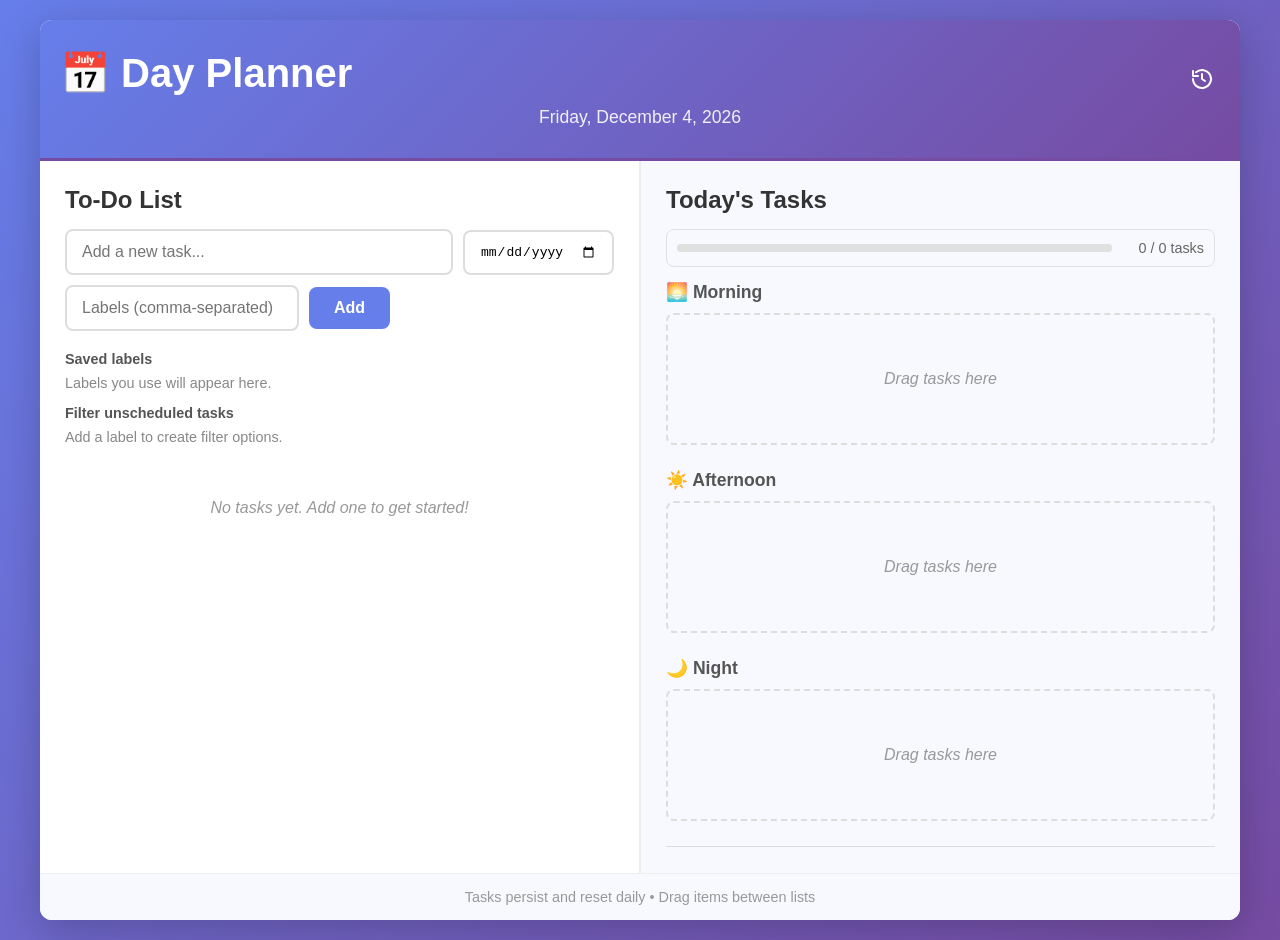
<file: index.html>
<!DOCTYPE html>
<html lang="en">
<head>
    <meta charset="UTF-8">
    <meta name="viewport" content="width=device-width, initial-scale=1.0">
    <title>Day Planner</title>
    <link rel="stylesheet" href="style.css">
    <link rel="manifest" href="manifest.json">
    <meta name="theme-color" content="#667eea">
    <meta name="description" content="A simple day planner app to manage your to-do list and daily tasks">
</head>
<body>
    <div class="container">
        <header>
            <div class="header-top">
                <h1>📅 Day Planner</h1>
                <a class="header-icon-link" href="history.html" aria-label="View task history" title="View task history">
                    <svg viewBox="0 0 24 24" aria-hidden="true"><path d="M3 12a9 9 0 1 0 3-6.7M3 4v5h5M12 7v5l3 2" /></svg>
                </a>
            </div>
            <p id="currentDate"></p>
        </header>

        <main>
            <div class="content-wrapper">
                <!-- Left Panel: To-Do Checklist -->
                <section class="panel left-panel">
                    <h2>To-Do List</h2>
                    <div class="input-group">
                        <input 
                            type="text" 
                            id="taskInput" 
                            placeholder="Add a new task..."
                            autocomplete="off"
                        >
                        <input
                            type="date"
                            id="deadlineInput"
                            title="Set deadline (optional)"
                        >
                        <input
                            type="text"
                            id="labelsInput"
                            list="labelSuggestions"
                            placeholder="Labels (comma-separated)"
                            autocomplete="off"
                        >
                        <datalist id="labelSuggestions"></datalist>
                        <button id="addTaskBtn">Add</button>
                    </div>
                    <div class="saved-label-picker">
                        <span id="savedLabelPickerTitle">Saved labels</span>
                        <div id="savedLabelPicker" class="saved-label-options" role="group" aria-labelledby="savedLabelPickerTitle"></div>
                    </div>
                    <div class="task-filter">
                        <span id="labelFilterTitle">Filter unscheduled tasks</span>
                        <div id="labelFilter" class="label-filter-options" role="group" aria-labelledby="labelFilterTitle"></div>
                    </div>
                    <ul id="taskList" class="task-list"></ul>
                </section>

                <!-- Right Panel: Today's Tasks -->
                <section class="panel right-panel">
                    <h2>Today's Tasks</h2>
                    <div class="progress-container">
                        <div class="progress-bar">
                            <div class="progress-fill" id="progressFill"></div>
                        </div>
                        <span class="progress-text" id="progressText">0 / 0 tasks</span>
                    </div>
                    
                    <div class="panel-content">
                        <!-- Morning Tasks -->
                        <div class="time-section">
                            <h3>🌅 Morning</h3>
                            <ul id="morningTasks" class="today-tasks-container time-tasks-container" data-type="morning"></ul>
                        </div>
                        
                        <!-- Afternoon Tasks -->
                        <div class="time-section">
                            <h3>☀️ Afternoon</h3>
                            <ul id="afternoonTasks" class="today-tasks-container time-tasks-container" data-type="afternoon"></ul>
                        </div>
                        
                        <!-- Night Tasks -->
                        <div class="time-section">
                            <h3>🌙 Night</h3>
                            <ul id="nightTasks" class="today-tasks-container time-tasks-container" data-type="night"></ul>
                        </div>
                        
                        <div class="actions">
                            <button id="clearTodayBtn" class="btn-danger">Clear Today</button>
                        </div>
                    </div>
                </section>
            </div>
        </main>

        <footer>
            <p>Tasks persist and reset daily • Drag items between lists</p>
        </footer>
    </div>

    <script src="script.js"></script>
    <script>
        // Register Service Worker for offline support
        if ('serviceWorker' in navigator) {
            navigator.serviceWorker.register('service-worker.js').then((registration) => {
                console.log('Service Worker registered successfully:', registration);
            }).catch((error) => {
                console.log('Service Worker registration failed:', error);
            });
        }
    </script>
</body>
</html>
</file>
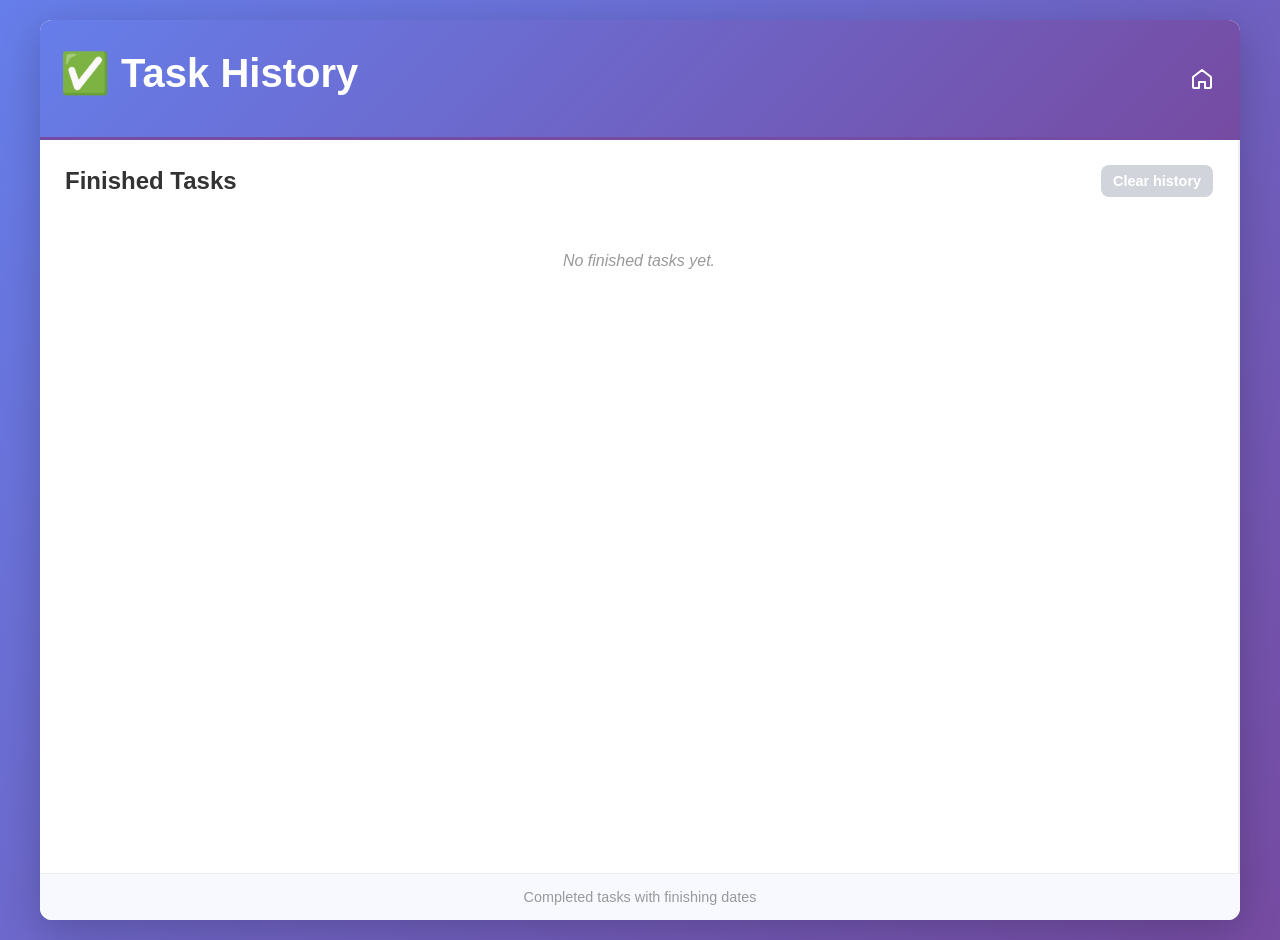
<file: history.html>
<!DOCTYPE html>
<html lang="en">
<head>
    <meta charset="UTF-8">
    <meta name="viewport" content="width=device-width, initial-scale=1.0">
    <title>Task History - Day Planner</title>
    <link rel="stylesheet" href="style.css">
</head>
<body>
    <div class="container">
        <header>
            <div class="header-top">
                <h1>✅ Task History</h1>
                <a class="header-icon-link" href="index.html" aria-label="Home" title="Home">
                    <svg viewBox="0 0 24 24" aria-hidden="true"><path d="m3 10 9-7 9 7v10a1 1 0 0 1-1 1h-5v-6H9v6H4a1 1 0 0 1-1-1z" /></svg>
                </a>
            </div>
        </header>
        <main>
            <section class="panel">
                <div class="history-heading">
                    <h2>Finished Tasks</h2>
                    <button id="clearHistoryBtn" class="btn-danger" type="button">Clear history</button>
                </div>
                <ul id="historyList" class="task-list"></ul>
            </section>
        </main>
        <footer>
            <p>Completed tasks with finishing dates</p>
        </footer>
    </div>
    <script src="history.js"></script>
</body>
</html>
</file>
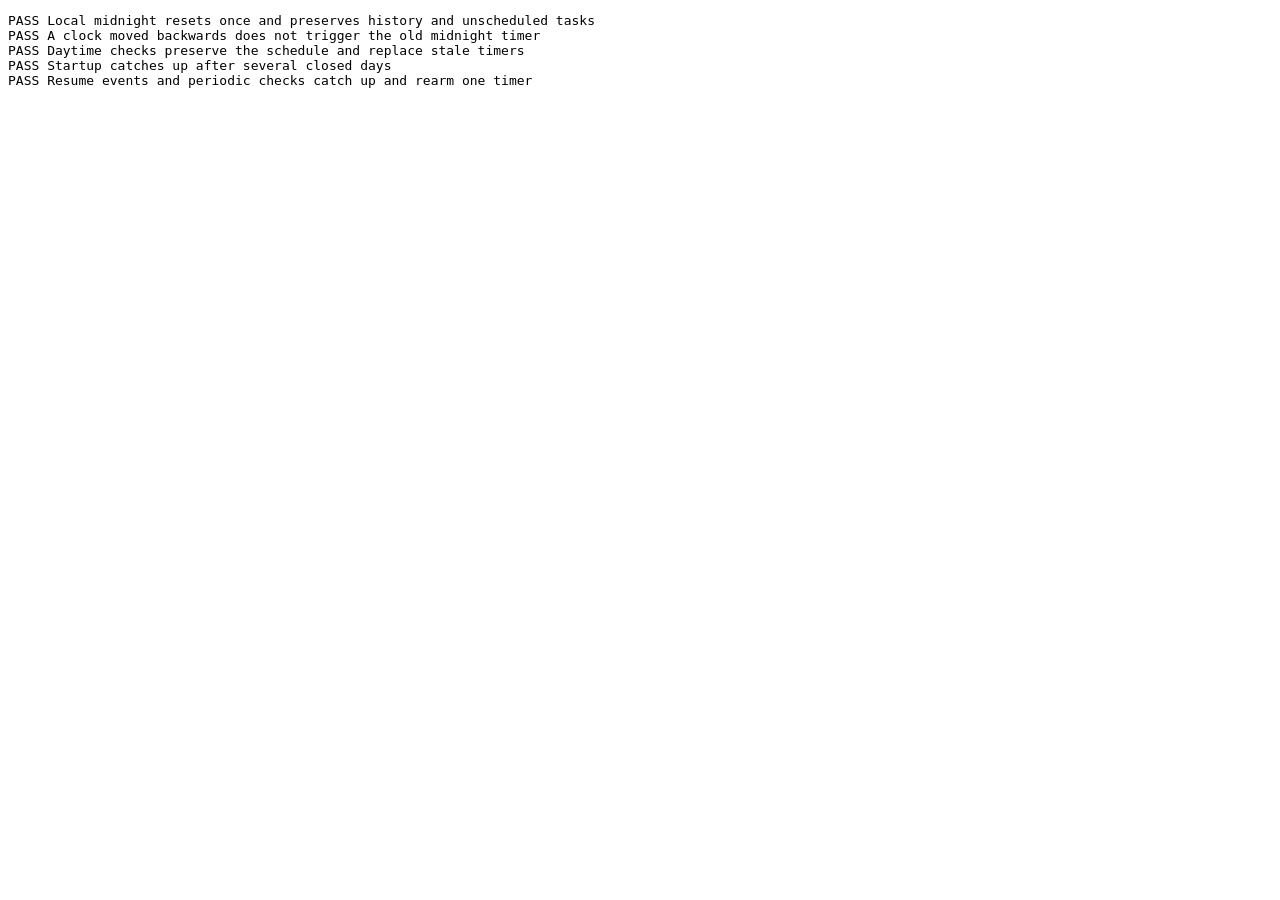
<file: tests/daily-reset.html>
<!doctype html>
<meta charset="utf-8">
<title>Daily reset regression tests</title>
<pre id="results">Running...</pre>
<script src="../script.js"></script>
<script>
// Run directly in a browser; no test framework or dependencies required.
DayPlanner.prototype.init = function () {};
const NativeDate = Date;
let now;
window.Date = class extends NativeDate {
    constructor(...args) { super(...(args.length ? args : [now])); }
    static now() { return now; }
};
const storage = new Map();
Object.defineProperty(window, 'localStorage', { value: {
    getItem: key => storage.get(key) ?? null,
    setItem: (key, value) => storage.set(key, String(value)),
    removeItem: key => storage.delete(key)
} });
let timers = new Map();
let nextTimer = 0;
window.setTimeout = (callback, delay) => {
    timers.set(++nextTimer, { callback, delay });
    return nextTimer;
};
window.clearTimeout = id => timers.delete(id);
let interval;
window.setInterval = callback => { interval = callback; };
const output = [];
function assert(condition, message) {
    if (!condition) throw new Error(message);
}
function at(value) { now = new NativeDate(value).getTime(); }
function plannerFor(value) {
    at(value);
    storage.clear();
    timers.clear();
    const app = new DayPlanner();
    app.render = () => {};
    app.updateProgress = () => {};
    app.showResetNotification = () => {};
    return app;
}
function test(name, run) {
    try { run(); output.push('PASS ' + name); }
    catch (error) { output.push('FAIL ' + name + ': ' + error.message); }
}

test('Local midnight resets once and preserves history and unscheduled tasks', () => {
    const app = plannerFor('2026-10-28T23:59:59');
    app.allTasks = [{ id: 1 }];
    app.morningTasks = [{ id: 2, completed: false }];
    app.afternoonTasks = [{ id: 3, completed: true }];
    app.nightTasks = [{ id: 4, completed: false }];
    localStorage.setItem('finishedTasks', '[{"id":3}]');
    app.scheduleMidnightReset();
    const timer = timers.get(app.midnightResetTimer);
    assert(timer.delay === 1000, 'Timer must target local midnight');
    app.checkAndResetDaily();
    assert(app.morningTasks.length === 1, 'Must not reset before midnight');
    at('2026-10-29T00:00:00');
    app.checkAndResetDaily();
    assert(app.allTasks.map(t => t.id).join() === '1,2,4', 'Return unfinished tasks only');
    assert(app.morningTasks.length + app.afternoonTasks.length + app.nightTasks.length === 0, 'Clear schedule');
    assert(localStorage.getItem('plannerDate') === new Date().toDateString(), 'Persist new date');
    assert(localStorage.getItem('finishedTasks') === '[{"id":3}]', 'Preserve history');
    app.morningTasks = [{ id: 5 }];
    timer.callback();
    app.performDailyReset();
    assert(app.morningTasks.length === 1, 'Stale callbacks must preserve new schedule');
});

test('A clock moved backwards does not trigger the old midnight timer', () => {
    const app = plannerFor('2026-10-28T23:00:00');
    app.nightTasks = [{ id: 1 }];
    app.scheduleMidnightReset();
    const callback = timers.get(app.midnightResetTimer).callback;
    at('2026-10-28T22:00:00');
    callback();
    assert(app.nightTasks.length === 1, 'Same local day must keep schedule');
    assert(timers.size === 1, 'Only one midnight timer should remain');
    assert(timers.get(app.midnightResetTimer).delay === 7200000, 'Recalculate midnight');
});

test('Daytime checks preserve the schedule and replace stale timers', () => {
    const app = plannerFor('2026-10-28T07:59:59');
    app.morningTasks = [{ id: 1 }];
    app.scheduleMidnightReset();
    at('2026-10-28T08:00:00');
    app.checkAndResetDaily();
    app.scheduleMidnightReset();
    assert(app.morningTasks.length === 1, 'No reset within the same local day');
    assert(timers.size === 1, 'Replace the previous timer');
    assert(timers.get(app.midnightResetTimer).delay === 16 * 60 * 60 * 1000, 'Target next local midnight');
});

test('Startup catches up after several closed days', () => {
    const app = plannerFor('2026-10-31T09:00:00');
    app.currentDate = new NativeDate('2026-10-28T12:00:00').toDateString();
    localStorage.setItem('nightTasks', '[{"id":1,"completed":false}]');
    app.loadData();
    app.checkAndResetDaily();
    app.checkAndResetDaily();
    assert(app.allTasks.length === 1 && app.nightTasks.length === 0, 'Catch up exactly once');
});

test('Resume events and periodic checks catch up and rearm one timer', () => {
    const app = plannerFor('2026-10-28T23:59:00');
    app.setupAutoClear();
    Object.defineProperty(document, 'visibilityState', { configurable: true, value: 'visible' });
    const checks = [
        () => document.dispatchEvent(new Event('visibilitychange')),
        () => window.dispatchEvent(new Event('focus')),
        () => window.dispatchEvent(new Event('pageshow')),
        () => interval()
    ];
    checks.forEach((check, index) => {
        app.nightTasks = [{ id: index, completed: false }];
        now = new NativeDate(2026, 9, 29 + index, 9).getTime();
        check();
        assert(app.nightTasks.length === 0, 'Resume must reset missed day');
        assert(app.allTasks.length === index + 1, 'Return each task once');
        assert(timers.size === 1, 'Keep a single midnight timer');
    });
});

document.getElementById('results').textContent = output.join('\n');
document.title = output.some(line => line.startsWith('FAIL')) ? 'FAIL' : 'PASS';
</script>
</file>
<file: style.css>
* {
    margin: 0;
    padding: 0;
    box-sizing: border-box;
}

body {
    font-family: 'Segoe UI', Tahoma, Geneva, Verdana, sans-serif;
    background: linear-gradient(135deg, #667eea 0%, #764ba2 100%);
    min-height: 100vh;
    padding: 20px;
    color: #333;
}

.container {
    max-width: 1200px;
    margin: 0 auto;
    background: white;
    border-radius: 12px;
    box-shadow: 0 10px 40px rgba(0, 0, 0, 0.2);
    overflow: hidden;
    display: flex;
    flex-direction: column;
    height: 100vh;
}

header {
    background: linear-gradient(135deg, #667eea 0%, #764ba2 100%);
    color: white;
    padding: 30px 20px;
    text-align: center;
    border-bottom: 3px solid #764ba2;
}

header h1 {
    font-size: 2.5em;
    margin-bottom: 10px;
}

.header-top {
    display: flex;
    align-items: center;
    justify-content: space-between;
    gap: 16px;
}

.header-top h1 {
    margin-bottom: 10px;
}

.header-icon-link {
    display: inline-flex;
    flex: 0 0 auto;
    align-items: center;
    justify-content: center;
    width: 36px;
    height: 36px;
    color: inherit;
    border-radius: 50%;
}

.header-icon-link:hover,
.header-icon-link:focus-visible {
    background: rgba(255, 255, 255, 0.18);
}

.header-icon-link:focus-visible {
    outline: 2px solid white;
    outline-offset: 2px;
}

.header-icon-link svg {
    width: 24px;
    height: 24px;
    fill: none;
    stroke: currentColor;
    stroke-linecap: round;
    stroke-linejoin: round;
    stroke-width: 2;
}

header p {
    font-size: 1.1em;
    opacity: 0.9;
}

main {
    flex: 1;
    overflow: hidden;
    display: flex;
}

.content-wrapper {
    display: flex;
    width: 100%;
    height: 100%;
    gap: 0;
    flex-wrap: wrap;
}

.panel {
    flex: 1;
    padding: 25px;
    border-right: 2px solid #eee;
    display: flex;
    flex-direction: column;
}

.left-panel {
    border-right: 2px solid #eee;
    display: flex;
    flex-direction: column;
    height: 100%;
}

.left-panel h2 {
    flex-shrink: 0;
    margin-bottom: 15px;
}

.left-panel .input-group {
    flex-shrink: 0;
    margin-bottom: 20px;
}

.left-panel .task-list {
    flex: 1;
    overflow-y: auto;
    min-height: 0;
}

.left-panel {
    border-right: 2px solid #eee;
}

.right-panel {
    border-right: none;
    background: #f8f9ff;
    display: flex;
    flex-direction: column;
    height: 100%;
}

.right-panel h2 {
    flex-shrink: 0;
    margin-bottom: 15px;
}

.right-panel .progress-container {
    flex-shrink: 0;
    margin-bottom: 15px;
}

.right-panel .panel-content {
    flex: 1;
    overflow-y: auto;
    min-height: 0;
    height: 500px; /* Fixed height to ensure scrolling */
}

/* Responsive layout - stack panels vertically on smaller screens */
@media (max-width: 768px) {
    .content-wrapper {
        flex-direction: column;
    }
    
    .panel {
        flex: 1;
        min-height: 50vh;
        border-right: none;
        border-bottom: 2px solid #eee;
    }
    
    .right-panel {
        border-bottom: none;
    }
    
    /* Ensure progress bar is always visible on mobile */
    .progress-container {
        margin-bottom: 20px;
        margin-top: 10px;
        display: flex !important;
        visibility: visible !important;
    }
    
    .progress-bar {
        display: block !important;
        visibility: visible !important;
        min-width: 100px; /* Ensure minimum width */
    }
}

.progress-container {
    display: flex;
    align-items: center;
    gap: 12px;
    margin-bottom: 15px;
    padding: 10px;
    background: #f8f9ff;
    border-radius: 8px;
    border: 1px solid #e0e0e0;
}

.progress-bar {
    flex: 1;
    height: 8px;
    background: #e0e0e0;
    border-radius: 4px;
    overflow: hidden;
    position: relative;
}

.progress-fill {
    height: 100%;
    background: linear-gradient(90deg, #4CAF50 0%, #45a049 100%);
    border-radius: 4px;
    width: 0%;
    transition: width 0.3s ease;
    position: relative;
    z-index: 1;
}

.progress-fill.slide {
    animation: progress-slide 0.8s ease-out;
}

@keyframes progress-slide {
    0% { 
        background: linear-gradient(90deg, #4CAF50 0%, #45a049 100%);
        box-shadow: none;
    }
    50% { 
        background: linear-gradient(90deg, #66BB6A 0%, #4CAF50 100%);
        box-shadow: 0 0 15px rgba(76, 175, 80, 0.7);
    }
    100% { 
        background: linear-gradient(90deg, #4CAF50 0%, #45a049 100%);
        box-shadow: none;
    }
}

@keyframes urgent-pulse {
    0%, 100% { opacity: 1; }
    50% { opacity: 0.7; }
}

@keyframes pulse {
    0%, 100% { opacity: 1; }
    50% { opacity: 0.8; }
}

@keyframes gentle-pulse {
    0%, 100% { opacity: 1; }
    50% { opacity: 0.9; }
}

.progress-text {
    font-size: 0.9em;
    color: #666;
    font-weight: 500;
    min-width: 80px;
    text-align: right;
}

.input-group {
    display: flex;
    flex-wrap: wrap;
    gap: 10px;
    margin-bottom: 20px;
    align-items: center;
}

#taskInput {
    flex: 1;
    padding: 12px 15px;
    border: 2px solid #ddd;
    border-radius: 8px;
    font-size: 1em;
    transition: border-color 0.3s;
}

#deadlineInput,
#labelsInput {
    padding: 12px 15px;
    border: 2px solid #ddd;
    border-radius: 8px;
    font-size: 1em;
    transition: border-color 0.3s;
    min-width: 150px;
}

#labelsInput {
    min-width: 180px;
}

#taskInput:focus, #deadlineInput:focus, #labelsInput:focus {
    outline: none;
    border-color: #667eea;
}

#addTaskBtn {
    padding: 12px 25px;
    background: #667eea;
    color: white;
    border: none;
    border-radius: 8px;
    cursor: pointer;
    font-size: 1em;
    font-weight: 600;
    transition: background 0.3s;
}

#addTaskBtn:hover {
    background: #764ba2;
}

.task-filter {
    margin-bottom: 14px;
    color: #555;
    font-size: 0.9em;
    font-weight: 600;
}

.saved-label-picker {
    margin-bottom: 14px;
    color: #555;
    font-size: 0.9em;
    font-weight: 600;
}

.saved-label-options {
    display: flex;
    flex-wrap: wrap;
    gap: 7px;
    margin-top: 8px;
}

.saved-label-option {
    padding: 4px 9px;
    border: 1px solid #c9c5f2;
    border-radius: 999px;
    background: white;
    color: #5143a5;
    cursor: pointer;
    font: inherit;
    font-weight: 500;
}

.saved-label-option:hover,
.saved-label-option.selected {
    border-color: #667eea;
    background: #e9e7ff;
}

.saved-label-option:focus-visible {
    outline: 2px solid #667eea;
    outline-offset: 2px;
}

.saved-label-empty {
    color: #888;
    font-weight: 400;
}

.label-filter-options {
    display: flex;
    flex-wrap: wrap;
    gap: 8px 12px;
    margin-top: 8px;
}

.label-filter-option {
    display: inline-flex;
    align-items: center;
    gap: 5px;
    color: #5143a5;
    font-weight: 500;
    cursor: pointer;
}

.label-filter-option input {
    width: 16px;
    height: 16px;
    accent-color: #667eea;
    cursor: pointer;
}

.label-filter-empty {
    color: #888;
    font-weight: 400;
}

.task-list {
    list-style: none;
    flex: 1;
}

.task-list.drag-over {
    background: rgba(102, 126, 234, 0.05);
    border: 2px dashed #667eea;
}

.task-item {
    background: white;
    padding: 15px;
    margin-bottom: 10px;
    border-radius: 8px;
    border-left: 4px solid #667eea;
    display: flex;
    align-items: center;
    gap: 12px;
    cursor: grab;
    transition: all 0.3s;
    user-select: none;
    box-shadow: 0 2px 6px rgba(0, 0, 0, 0.08);
}

.task-item:active {
    cursor: grabbing;
}

.task-item:hover {
    box-shadow: 0 4px 12px rgba(102, 126, 234, 0.2);
    transform: translateY(-2px);
}

.task-item.dragging {
    opacity: 0.5;
    background: #f0f0f0;
}

.task-item.completed {
    opacity: 0.7;
}

.history-date {
    font-size: 0.95em;
    color: #888;
    margin-left: 10px;
}
    opacity: 0.6;
    background: #f0f0f0;
}

.task-item.overdue {
    border-left-color: #d32f2f;
    background: linear-gradient(135deg, #ffebee 0%, #ffcdd2 100%);
    animation: urgent-pulse 2s infinite;
}

.task-item.due-today {
    border-left-color: #f44336;
    background: linear-gradient(135deg, #ffebee 0%, #ffcdd2 100%);
    animation: pulse 1.5s infinite;
}

.task-item.due-tomorrow {
    border-left-color: #ff5722;
    background: linear-gradient(135deg, #fff3e0 0%, #ffe0b2 100%);
    animation: gentle-pulse 2s infinite;
}

.task-item.due-soon {
    border-left-color: #ff9800;
    background: linear-gradient(135deg, #fff3cd 0%, #ffeaa7 100%);
}

.task-item.due-week {
    border-left-color: #2196f3;
    background: linear-gradient(135deg, #e3f2fd 0%, #bbdefb 100%);
}

.task-item.due-future {
    border-left-color: #4caf50;
    background: linear-gradient(135deg, #e8f5e8 0%, #c8e6c9 100%);
}

.today-task-item.overdue {
    border-left-color: #d32f2f;
    background: linear-gradient(135deg, #ffebee 0%, #ffcdd2 100%);
    animation: urgent-pulse 2s infinite;
}

.today-task-item.due-today {
    border-left-color: #f44336;
    background: linear-gradient(135deg, #ffebee 0%, #ffcdd2 100%);
    animation: pulse 1.5s infinite;
}

.today-task-item.due-tomorrow {
    border-left-color: #ff5722;
    background: linear-gradient(135deg, #fff3e0 0%, #ffe0b2 100%);
    animation: gentle-pulse 2s infinite;
}

.today-task-item.due-soon {
    border-left-color: #ff9800;
    background: linear-gradient(135deg, #fff3cd 0%, #ffeaa7 100%);
}

.today-task-item.due-week {
    border-left-color: #2196f3;
    background: linear-gradient(135deg, #e3f2fd 0%, #bbdefb 100%);
}

.today-task-item.due-future {
    border-left-color: #4caf50;
    background: linear-gradient(135deg, #e8f5e8 0%, #c8e6c9 100%);
}

.task-item input[type="checkbox"] {
    width: 20px;
    height: 20px;
    cursor: pointer;
    accent-color: #667eea;
}

.task-text {
    display: block;
    font-size: 1em;
    color: #333;
    word-break: break-word;
}

.task-content {
    flex: 1;
    min-width: 0;
}

.task-labels {
    display: flex;
    flex-wrap: wrap;
    gap: 5px;
    margin-top: 6px;
}

.task-label {
    display: inline-block;
    padding: 2px 7px;
    border-radius: 999px;
    background: #e9e7ff;
    color: #5143a5;
    font-size: 0.78em;
    font-weight: 600;
    line-height: 1.3;
}

.task-delete {
    background: #ff6b6b;
    color: white;
    border: none;
    padding: 6px 12px;
    border-radius: 5px;
    cursor: pointer;
    font-size: 0.85em;
    transition: background 0.3s;
}

.task-delete:hover {
    background: #ee5a52;
}

.task-edit {
    background: #28a745;
    color: white;
    border: none;
    padding: 6px 12px;
    border-radius: 5px;
    cursor: pointer;
    font-size: 0.85em;
    transition: background 0.3s;
    margin-right: 5px;
}

.task-edit:hover {
    background: #218838;
}

.today-tasks-container {
    list-style: none;
    flex: 1;
    background: white;
    border: 2px dashed #ddd;
    border-radius: 8px;
    padding: 20px;
    margin-bottom: 20px;
    min-height: 300px;
    transition: all 0.3s;
    display: flex;
    flex-direction: column;
    gap: 10px;
    overflow-y: auto;
}

.time-section {
    margin-bottom: 25px;
}

.time-section h3 {
    margin: 0 0 10px 0;
    color: #555;
    font-size: 1.1em;
    font-weight: 600;
}

.time-tasks-container {
    background: #f8f9ff;
    border: 2px dashed #ddd;
    border-radius: 8px;
    padding: 15px;
    min-height: 80px;
    transition: all 0.3s;
    display: flex;
    flex-direction: column;
    gap: 8px;
}

.time-tasks-container.drag-over {
    background: #e8e9ff;
    border-color: #667eea;
    box-shadow: inset 0 0 10px rgba(102, 126, 234, 0.1);
}

.empty-state {
    color: #999;
    text-align: center;
    padding: 40px 20px;
    font-style: italic;
}

.today-task-item {
    background: #fff3cd;
    padding: 12px;
    border-radius: 8px;
    border-left: 4px solid #ffc107;
    display: flex;
    align-items: center;
    gap: 12px;
    box-shadow: 0 2px 6px rgba(0, 0, 0, 0.08);
    animation: slideIn 0.3s ease;
    cursor: grab;
    user-select: none;
    transition: all 0.3s;
    list-style: none;
}

.today-task-item:active {
    cursor: grabbing;
}

.today-task-item:hover {
    box-shadow: 0 4px 12px rgba(255, 193, 7, 0.2);
    transform: translateY(-2px);
}

.today-task-item.dragging {
    opacity: 0.5;
    background: #f0f0f0;
}

.today-task-item.completed {
    opacity: 0.6;
    background: #f0f0f0;
}

.today-task-item.completed .task-text {
    text-decoration: line-through;
    color: #999;
}

.today-task-item .task-delete {
    background: #4a90e2;
    padding: 4px 8px;
    font-size: 1em;
    min-width: 30px;
}

.today-task-item .task-delete:hover {
    background: #357abd;
}

.today-task-item .task-edit {
    background: #28a745;
    padding: 4px 8px;
    font-size: 0.8em;
    margin-right: 5px;
}

.today-task-item .task-edit:hover {
    background: #218838;
}

.today-task-item input[type="checkbox"] {
    width: 18px;
    height: 18px;
    cursor: pointer;
    accent-color: #667eea;
}

.today-task-item .task-text {
    font-size: 0.95em;
}

.today-task-item .task-delete {
    padding: 4px 10px;
    font-size: 0.8em;
}

.actions {
    padding-top: 10px;
    border-top: 1px solid #ddd;
}

.btn-danger {
    width: 100%;
    padding: 12px;
    background: #ff6b6b;
    color: white;
    border: none;
    border-radius: 8px;
    cursor: pointer;
    font-size: 1em;
    font-weight: 600;
    transition: background 0.3s;
}

.btn-danger:hover {
    background: #ee5a52;
}

.btn-danger:disabled {
    background: #d1d5db;
    cursor: not-allowed;
}

.history-heading {
    display: flex;
    align-items: center;
    justify-content: space-between;
    gap: 16px;
    margin-bottom: 15px;
}

.history-heading .btn-danger {
    width: auto;
    padding: 8px 12px;
    font-size: 0.9em;
}

footer {
    background: #f8f9ff;
    padding: 15px 20px;
    text-align: center;
    color: #999;
    font-size: 0.9em;
    border-top: 1px solid #eee;
}

/* Reset Notification */
.reset-notification {
    position: fixed;
    top: 20px;
    right: 20px;
    z-index: 1000;
    animation: slideInFromRight 0.5s ease-out;
}

@keyframes slideInFromRight {
    from {
        transform: translateX(100%);
        opacity: 0;
    }
    to {
        transform: translateX(0);
        opacity: 1;
    }
}

.notification-content {
    background: linear-gradient(135deg, #667eea 0%, #764ba2 100%);
    color: white;
    padding: 15px 20px;
    border-radius: 8px;
    box-shadow: 0 4px 20px rgba(102, 126, 234, 0.3);
    display: flex;
    align-items: center;
    gap: 12px;
    max-width: 400px;
    font-size: 0.9em;
}

.notification-icon {
    font-size: 1.5em;
}

.notification-text {
    flex: 1;
    line-height: 1.4;
}

.notification-close {
    background: none;
    border: none;
    color: white;
    font-size: 1.5em;
    cursor: pointer;
    padding: 0;
    opacity: 0.8;
    transition: opacity 0.3s;
}

.notification-close:hover {
    opacity: 1;
}

/* Mobile notification */
@media (max-width: 768px) {
    .reset-notification {
        top: 10px;
        right: 10px;
        left: 10px;
    }

    .notification-content {
        padding: 12px 15px;
        font-size: 0.85em;
    }
}

/* Responsive Design */
@media (max-width: 768px) {
    .container {
        height: auto;
    }

    main {
        min-height: 600px;
    }

    header h1 {
        font-size: 1.8em;
    }

    .progress-container {
        flex-direction: column;
        align-items: stretch;
        gap: 8px;
    }

    .progress-text {
        text-align: center;
        font-size: 0.85em;
    }
}
</file>
